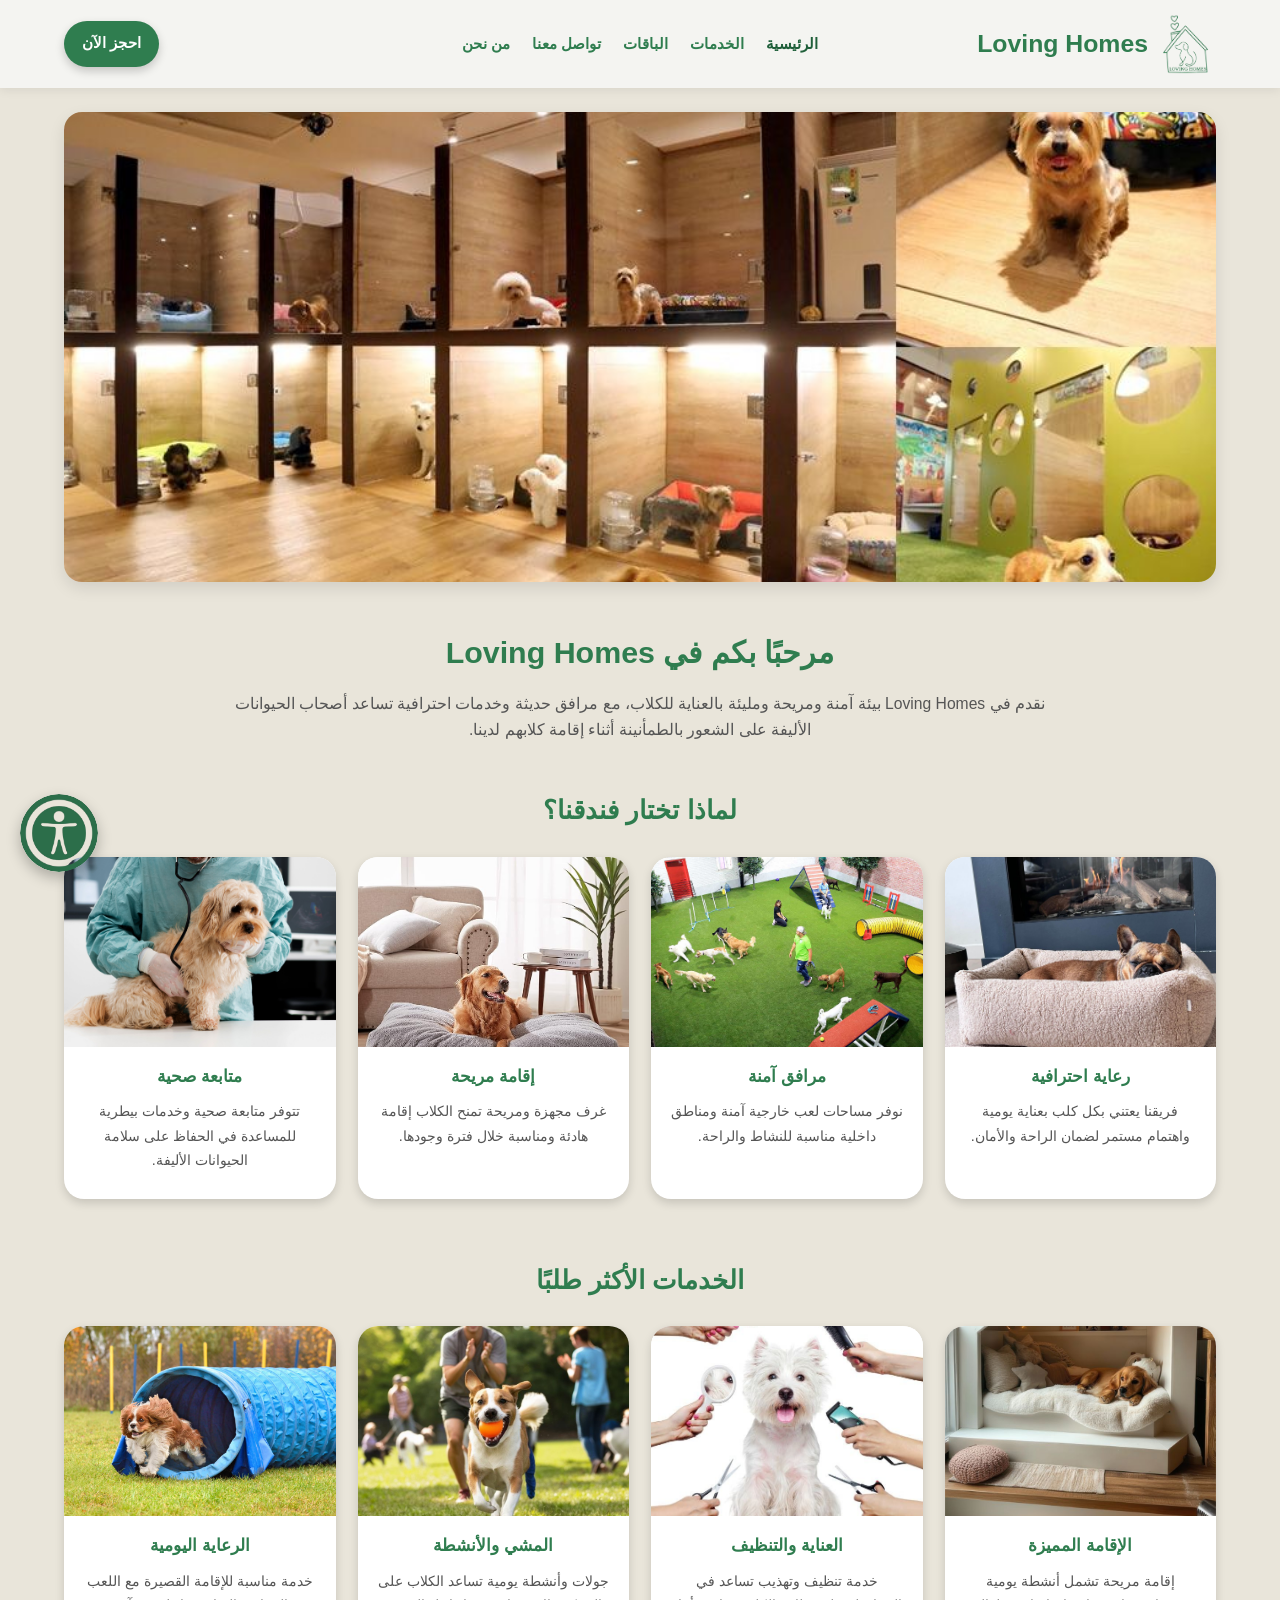
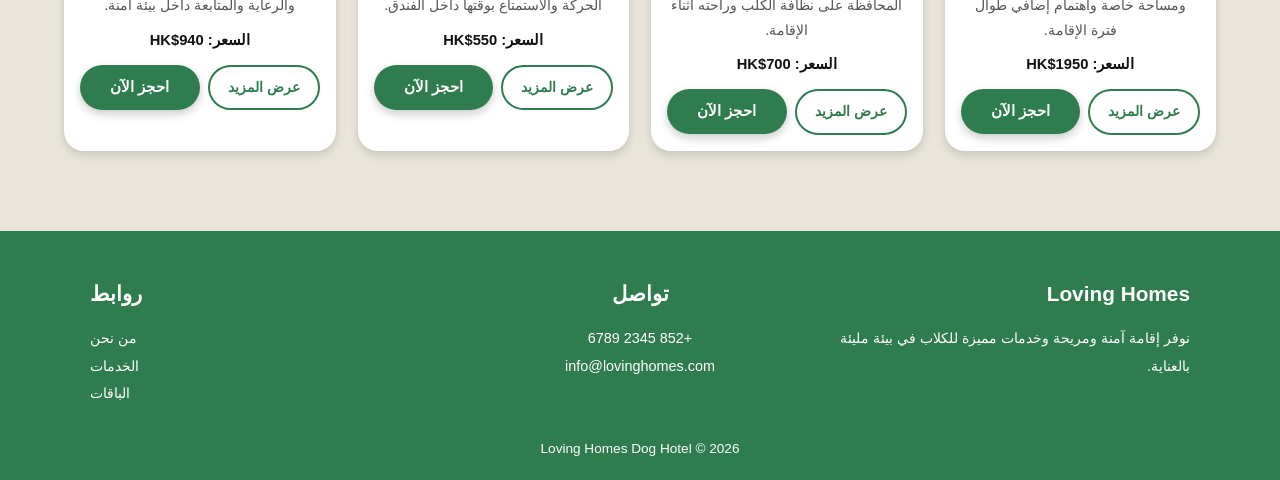
<file: index.html>
<!DOCTYPE html>
<html lang="ar" dir="rtl">
<head>
<meta charset="UTF-8">
<meta name="viewport" content="width=device-width, initial-scale=1.0">
<title>Loving Homes Dog Hotel | Safe Dog Boarding & Care</title>
<meta name="description" content="Loving Homes Dog Hotel يوفر إقامة آمنة ومريحة للكلاب مع رعاية يومية، تنظيف، وأنشطة ترفيهية في بيئة آمنة ومريحة للحيوانات الأليفة.">
<meta name="keywords" content="Dog hotel, dog boarding, dog daycare, dog grooming, pet hotel, dog care, Loving Homes, dog hotel Hong Kong">
<meta name="author" content="Loving Homes">
<meta name="robots" content="index, follow">
<link rel="stylesheet" href="style.css">
<meta name="google-site-verification" content="OWxXzN4qJN73E8qryCWWVTlOTEayF03tvvqb5jBXVS8" />
</head>
<body>
  <div id="navbar"></div>

  <main>
    <section class="banner-section">
      <div class="container">
        <img src="assets/Images/hero.jpg" alt="صورة رئيسية لفندق الكلاب" class="banner-image" />
      </div>
    </section>

    <section class="welcome-section">
      <div class="container">
        <h1>مرحبًا بكم في Loving Homes</h1>
        <p>
          نقدم في Loving Homes بيئة آمنة ومريحة ومليئة بالعناية للكلاب، مع مرافق حديثة
          وخدمات احترافية تساعد أصحاب الحيوانات الأليفة على الشعور بالطمأنينة أثناء إقامة كلابهم لدينا.
        </p>
      </div>
    </section>

    <section class="section-space">
      <div class="container">
        <h2 class="section-title">لماذا تختار فندقنا؟</h2>

        <div class="cards-grid">
          <article class="card">
            <img src="assets/Images/Floor heating.jpg" alt="رعاية احترافية" />
            <div class="card-content">
              <h3>رعاية احترافية</h3>
              <p>فريقنا يعتني بكل كلب بعناية يومية واهتمام مستمر لضمان الراحة والأمان.</p>
            </div>
          </article>

          <article class="card">
            <img src="assets/Images/safe facilities.jpg" alt="مرافق آمنة" />
            <div class="card-content">
              <h3>مرافق آمنة</h3>
              <p>نوفر مساحات لعب خارجية آمنة ومناطق داخلية مناسبة للنشاط والراحة.</p>
            </div>
          </article>

          <article class="card">
            <img src="assets/Images/comfortable stay.jpg" alt="إقامة مريحة" />
            <div class="card-content">
              <h3>إقامة مريحة</h3>
              <p>غرف مجهزة ومريحة تمنح الكلاب إقامة هادئة ومناسبة خلال فترة وجودها.</p>
            </div>
          </article>

          <article class="card">
            <img src="assets/Images/health follow-up.jpg" alt="متابعة صحية" />
            <div class="card-content">
              <h3>متابعة صحية</h3>
              <p>تتوفر متابعة صحية وخدمات بيطرية للمساعدة في الحفاظ على سلامة الحيوانات الأليفة.</p>
            </div>
          </article>
        </div>
      </div>
    </section>

    <section class="section-space">
      <div class="container">
        <h2 class="section-title">الخدمات الأكثر طلبًا</h2>

        <div class="cards-grid">
          <article class="card">
            <img src="assets/Images/Premium Accommodation.jpg" alt="الإقامة المميزة" />
            <div class="card-content">
              <h3>الإقامة المميزة</h3>
              <p>إقامة مريحة تشمل أنشطة يومية ومساحة خاصة واهتمام إضافي طوال فترة الإقامة.</p>
              <span class="price">السعر: HK$1950</span>
              <div class="card-buttons">
                <a href="services.html" class="btn-secondary">عرض المزيد</a>
                <a href="contact.html" class="btn-main">احجز الآن</a>
              </div>
            </div>
          </article>

          <article class="card">
            <img src="assets/Images/Care and cleaning.jpg" alt="العناية والتنظيف" />
            <div class="card-content">
              <h3>العناية والتنظيف</h3>
              <p>خدمة تنظيف وتهذيب تساعد في المحافظة على نظافة الكلب وراحته أثناء الإقامة.</p>
              <span class="price">السعر: HK$700</span>
              <div class="card-buttons">
                <a href="services.html" class="btn-secondary">عرض المزيد</a>
                <a href="contact.html" class="btn-main">احجز الآن</a>
              </div>
            </div>
          </article>

          <article class="card">
            <img src="assets/Images/Walking and activities.jpg" alt="المشي والأنشطة" />
            <div class="card-content">
              <h3>المشي والأنشطة</h3>
              <p>جولات وأنشطة يومية تساعد الكلاب على الحركة والاستمتاع بوقتها داخل الفندق.</p>
              <span class="price">السعر: HK$550</span>
              <div class="card-buttons">
                <a href="services.html" class="btn-secondary">عرض المزيد</a>
                <a href="contact.html" class="btn-main">احجز الآن</a>
              </div>
            </div>
          </article>

          <article class="card">
            <img src="assets/Images/Daily Care.jpg" alt="الرعاية اليومية" />
            <div class="card-content">
              <h3>الرعاية اليومية</h3>
              <p>خدمة مناسبة للإقامة القصيرة مع اللعب والرعاية والمتابعة داخل بيئة آمنة.</p>
              <span class="price">السعر: HK$940</span>
              <div class="card-buttons">
                <a href="services.html" class="btn-secondary">عرض المزيد</a>
                <a href="contact.html" class="btn-main">احجز الآن</a>
              </div>
            </div>
          </article>
        </div>
      </div>
    </section>
  </main>

  <div id="footer"></div>
  <script src="components.js"></script>
</body>
</html>
</file>
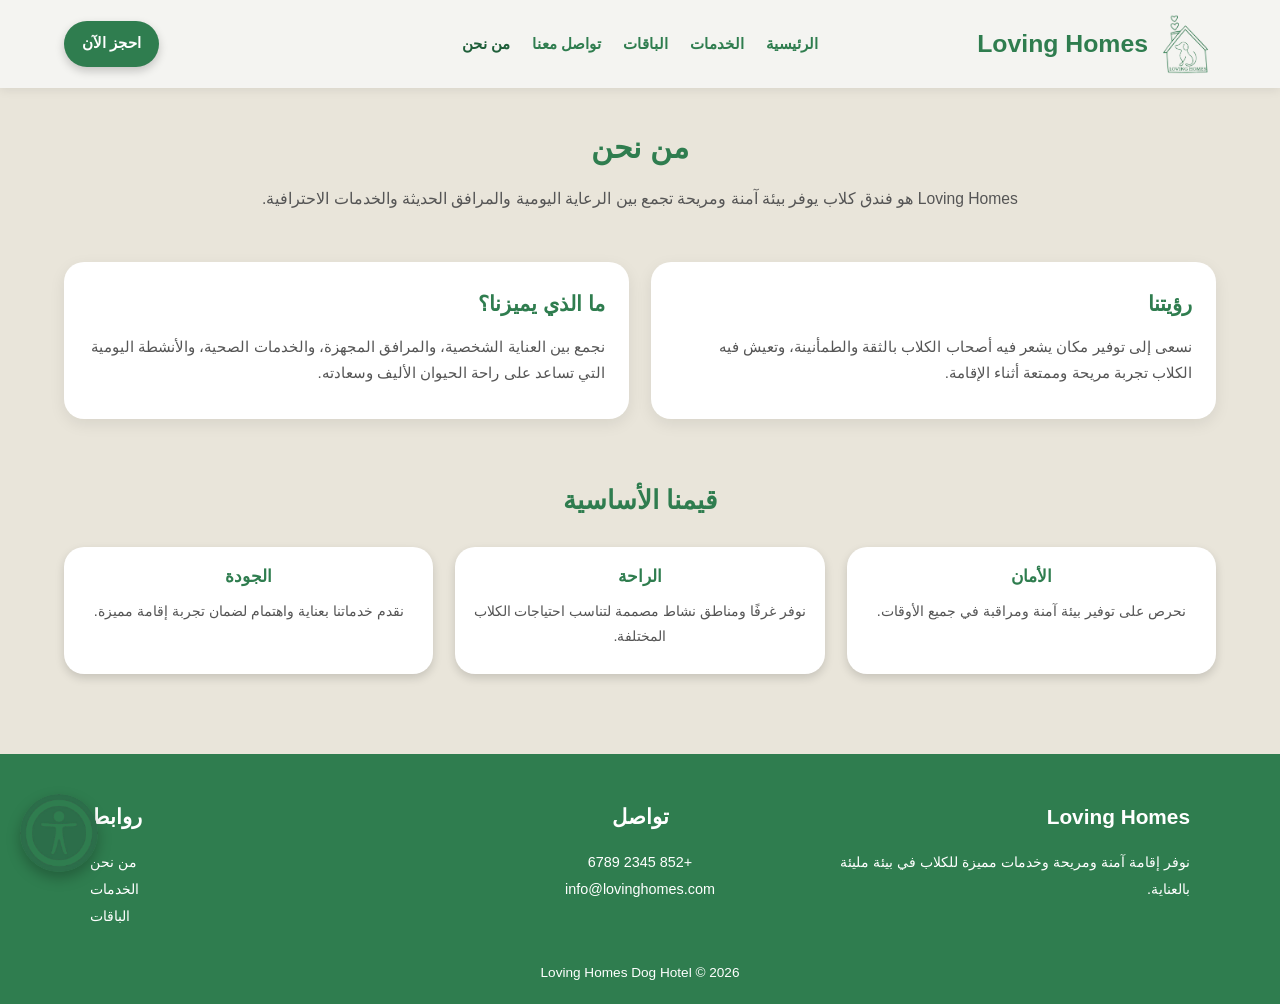
<file: about.html>
<!DOCTYPE html>
<html lang="ar" dir="rtl">
<head>
  <meta charset="UTF-8" />
  <meta name="viewport" content="width=device-width, initial-scale=1.0" />
  <meta name="description" content="تعرف على Loving Homes وخدماته المميزة للكلاب." />
  <title>Loving Homes | من نحن</title>
  <link rel="stylesheet" href="style.css" />
</head>
<body>
  <div id="navbar"></div>

  <main class="inner-page">
    <section class="page-hero">
      <div class="container">
        <h1>من نحن</h1>
        <p>
          Loving Homes هو فندق كلاب يوفر بيئة آمنة ومريحة تجمع بين الرعاية اليومية
          والمرافق الحديثة والخدمات الاحترافية.
        </p>
      </div>
    </section>

    <section class="section-space">
      <div class="container">
        <div class="two-column-layout">
          <div class="info-box">
            <h2>رؤيتنا</h2>
            <p>
              نسعى إلى توفير مكان يشعر فيه أصحاب الكلاب بالثقة والطمأنينة، وتعيش فيه الكلاب
              تجربة مريحة وممتعة أثناء الإقامة.
            </p>
          </div>

          <div class="info-box">
            <h2>ما الذي يميزنا؟</h2>
            <p>
              نجمع بين العناية الشخصية، والمرافق المجهزة، والخدمات الصحية، والأنشطة اليومية
              التي تساعد على راحة الحيوان الأليف وسعادته.
            </p>
          </div>
        </div>
      </div>
    </section>

    <section class="section-space">
      <div class="container">
        <h2 class="section-title">قيمنا الأساسية</h2>
        <div class="cards-grid cards-grid-3">
          <article class="card simple-card">
            <div class="card-content">
              <h3>الأمان</h3>
              <p>نحرص على توفير بيئة آمنة ومراقبة في جميع الأوقات.</p>
            </div>
          </article>

          <article class="card simple-card">
            <div class="card-content">
              <h3>الراحة</h3>
              <p>نوفر غرفًا ومناطق نشاط مصممة لتناسب احتياجات الكلاب المختلفة.</p>
            </div>
          </article>

          <article class="card simple-card">
            <div class="card-content">
              <h3>الجودة</h3>
              <p>نقدم خدماتنا بعناية واهتمام لضمان تجربة إقامة مميزة.</p>
            </div>
          </article>
        </div>
      </div>
    </section>
  </main>

  <div id="footer"></div>
  <script src="components.js"></script>
</body>
</html>
</file>
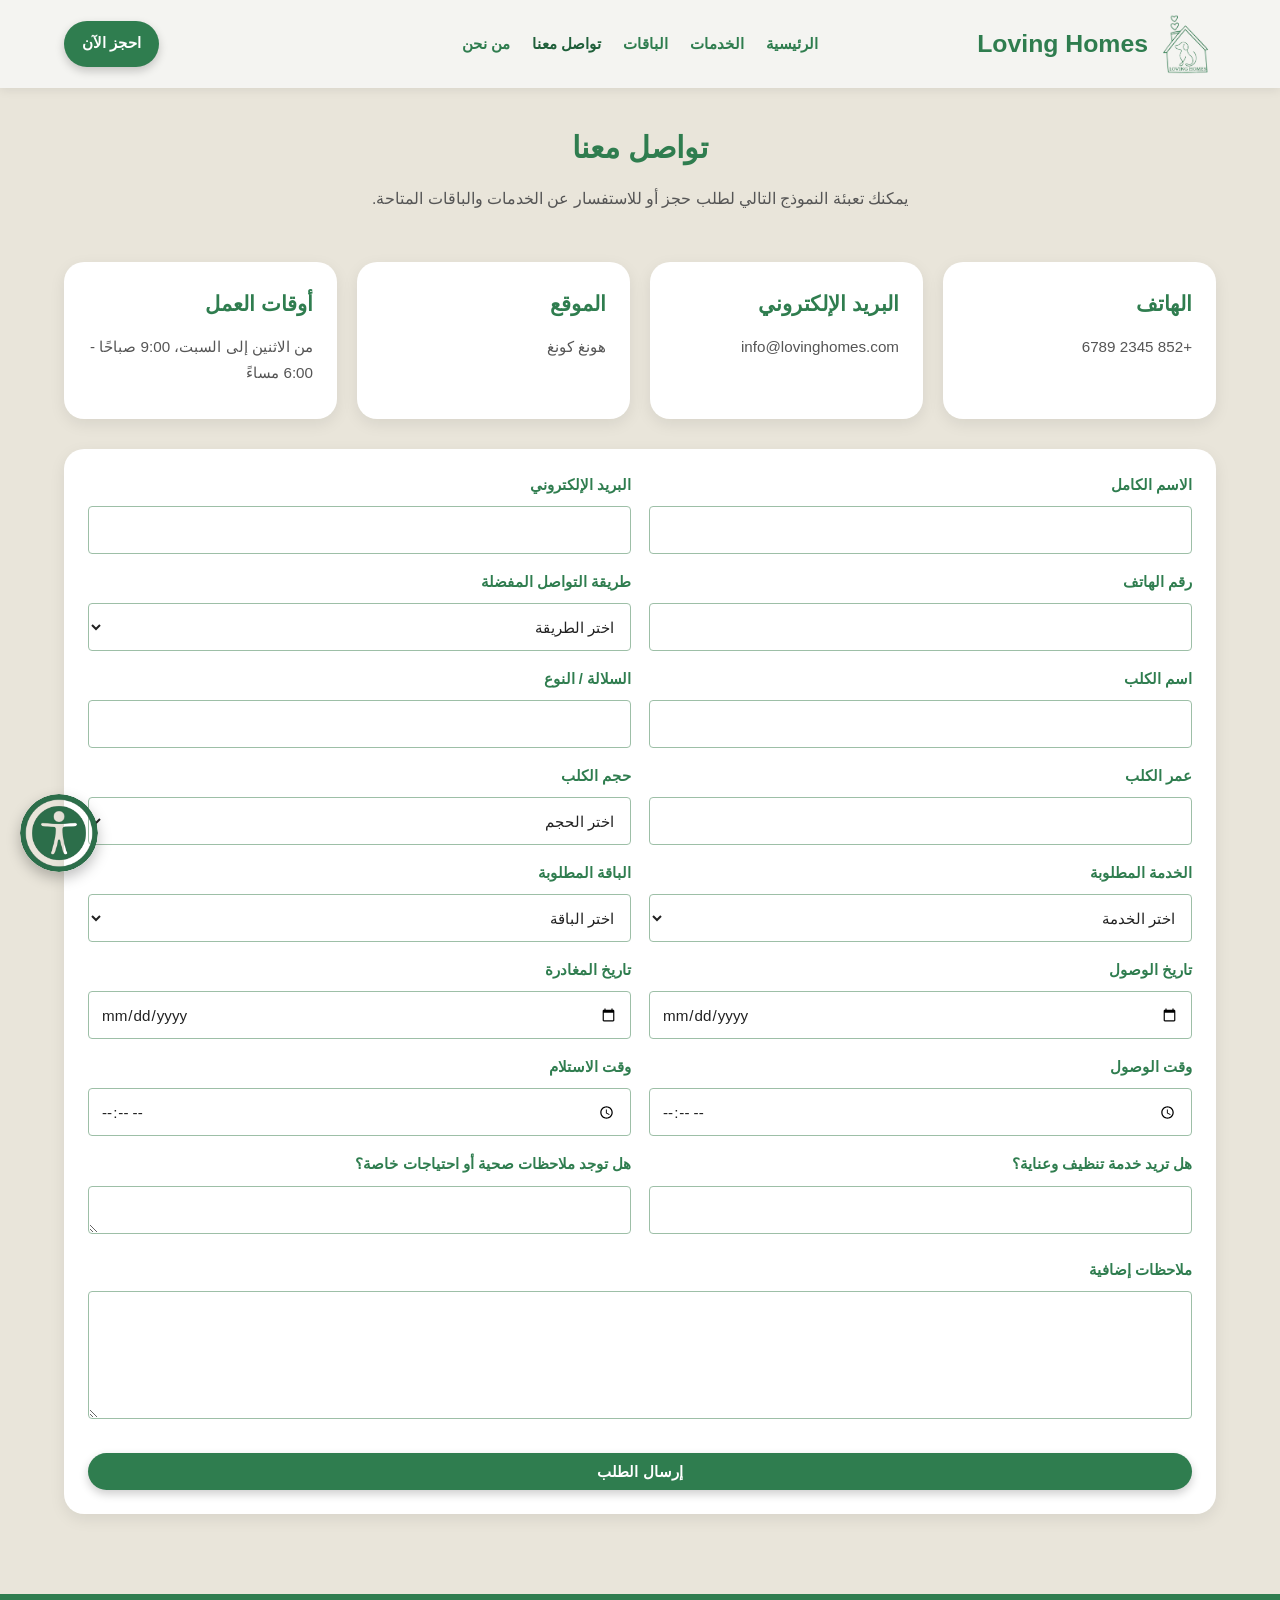
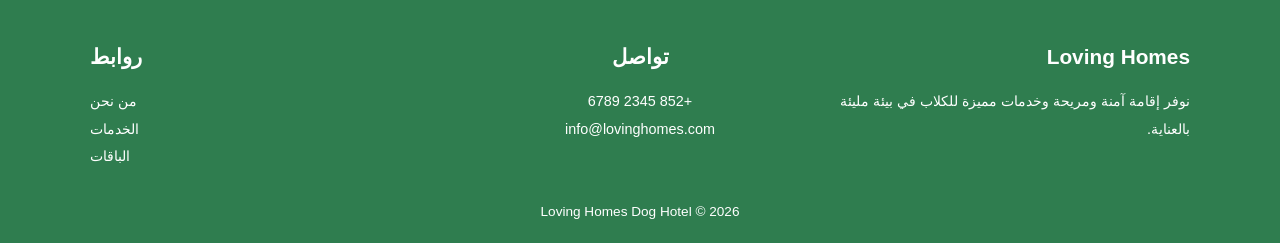
<file: contact.html>
<!DOCTYPE html>
<html lang="ar" dir="rtl">
<head>
  <meta charset="UTF-8" />
  <meta name="viewport" content="width=device-width, initial-scale=1.0" />
  <meta name="description" content="تواصل مع Loving Homes واحجز الخدمة المناسبة لكلبك." />
  <title>Loving Homes | تواصل معنا</title>
  <link rel="stylesheet" href="style.css" />
</head>
<body>
  <div id="navbar"></div>

  <main class="inner-page">
    <section class="page-hero">
      <div class="container">
        <h1>تواصل معنا</h1>
        <p>
          يمكنك تعبئة النموذج التالي لطلب حجز أو للاستفسار عن الخدمات والباقات المتاحة.
        </p>
      </div>
    </section>

    <section class="section-space">
      <div class="container">

        <div class="contact-info-grid">
          <div class="info-box">
            <h2>الهاتف</h2>
            <p>+852 2345 6789</p>
          </div>

          <div class="info-box">
            <h2>البريد الإلكتروني</h2>
            <p>info@lovinghomes.com</p>
          </div>

          <div class="info-box">
            <h2>الموقع</h2>
            <p>هونغ كونغ</p>
          </div>

          <div class="info-box">
            <h2>أوقات العمل</h2>
            <p>من الاثنين إلى السبت، 9:00 صباحًا - 6:00 مساءً</p>
          </div>
        </div>

        <form class="contact-form booking-form">
          <div class="form-row">
            <div class="form-group">
              <label for="name">الاسم الكامل</label>
              <input type="text" id="name" name="name" required />
            </div>

            <div class="form-group">
              <label for="email">البريد الإلكتروني</label>
              <input type="email" id="email" name="email" required />
            </div>
          </div>

          <div class="form-row">
            <div class="form-group">
              <label for="phone">رقم الهاتف</label>
              <input type="tel" id="phone" name="phone" required />
            </div>

            <div class="form-group">
              <label for="contactMethod">طريقة التواصل المفضلة</label>
              <select id="contactMethod" name="contactMethod" required>
                <option value="">اختر الطريقة</option>
                <option value="phone">هاتف</option>
                <option value="email">بريد إلكتروني</option>
                <option value="whatsapp">واتساب</option>
              </select>
            </div>
          </div>

          <div class="form-row">
            <div class="form-group">
              <label for="dogName">اسم الكلب</label>
              <input type="text" id="dogName" name="dogName" required />
            </div>

            <div class="form-group">
              <label for="breed">السلالة / النوع</label>
              <input type="text" id="breed" name="breed" required />
            </div>
          </div>

          <div class="form-row">
            <div class="form-group">
              <label for="age">عمر الكلب</label>
              <input type="number" id="age" name="age" min="0" required />
            </div>

            <div class="form-group">
              <label for="size">حجم الكلب</label>
              <select id="size" name="size" required>
                <option value="">اختر الحجم</option>
                <option value="small">صغير</option>
                <option value="medium">متوسط</option>
                <option value="large">كبير</option>
              </select>
            </div>
          </div>

          <div class="form-row">
            <div class="form-group">
              <label for="service">الخدمة المطلوبة</label>
              <select id="service" name="service" required>
                <option value="">اختر الخدمة</option>
                <option value="stay">إقامة</option>
                <option value="daycare">رعاية يومية</option>
                <option value="grooming">تنظيف وعناية</option>
                <option value="activities">أنشطة ومشي</option>
                <option value="custom">خدمة مخصصة</option>
              </select>
            </div>

            <div class="form-group">
              <label for="package">الباقة المطلوبة</label>
              <select id="package" name="package" required>
                <option value="">اختر الباقة</option>
                <option value="premium">الباقة المميزة</option>
                <option value="classic">الباقة الكلاسيكية</option>
                <option value="day">الباقة اليومية</option>
                <option value="custom">باقة مخصصة</option>
              </select>
            </div>
          </div>

          <div class="form-row">
            <div class="form-group">
              <label for="checkin">تاريخ الوصول</label>
              <input type="date" id="checkin" name="checkin" required />
            </div>

            <div class="form-group">
              <label for="checkout">تاريخ المغادرة</label>
              <input type="date" id="checkout" name="checkout" required />
            </div>
          </div>

          <div class="form-row">
            <div class="form-group">
              <label for="arrivalTime">وقت الوصول</label>
              <input type="time" id="arrivalTime" name="arrivalTime" required />
            </div>

            <div class="form-group">
              <label for="pickupTime">وقت الاستلام</label>
              <input type="time" id="pickupTime" name="pickupTime" required />
            </div>
          </div>

          <div class="form-row">
            <div class="form-group">
              <label for="grooming">هل تريد خدمة تنظيف وعناية؟</label>
              <input type="text" id="grooming" name="grooming" required />
            </div>

            <div class="form-group">
              <label for="medical">هل توجد ملاحظات صحية أو احتياجات خاصة؟</label>
              <textarea id="medical" name="medical" rows="1" required></textarea>
            </div>
          </div>

          <div class="form-group">
            <label for="message">ملاحظات إضافية</label>
            <textarea id="message" name="message" rows="6" required></textarea>
          </div>

          <button type="submit" class="btn-main form-btn">إرسال الطلب</button>
        </form>
      </div>
    </section>
  </main>

  <div id="footer"></div>
  <script src="components.js"></script>
</body>
</html>
</file>
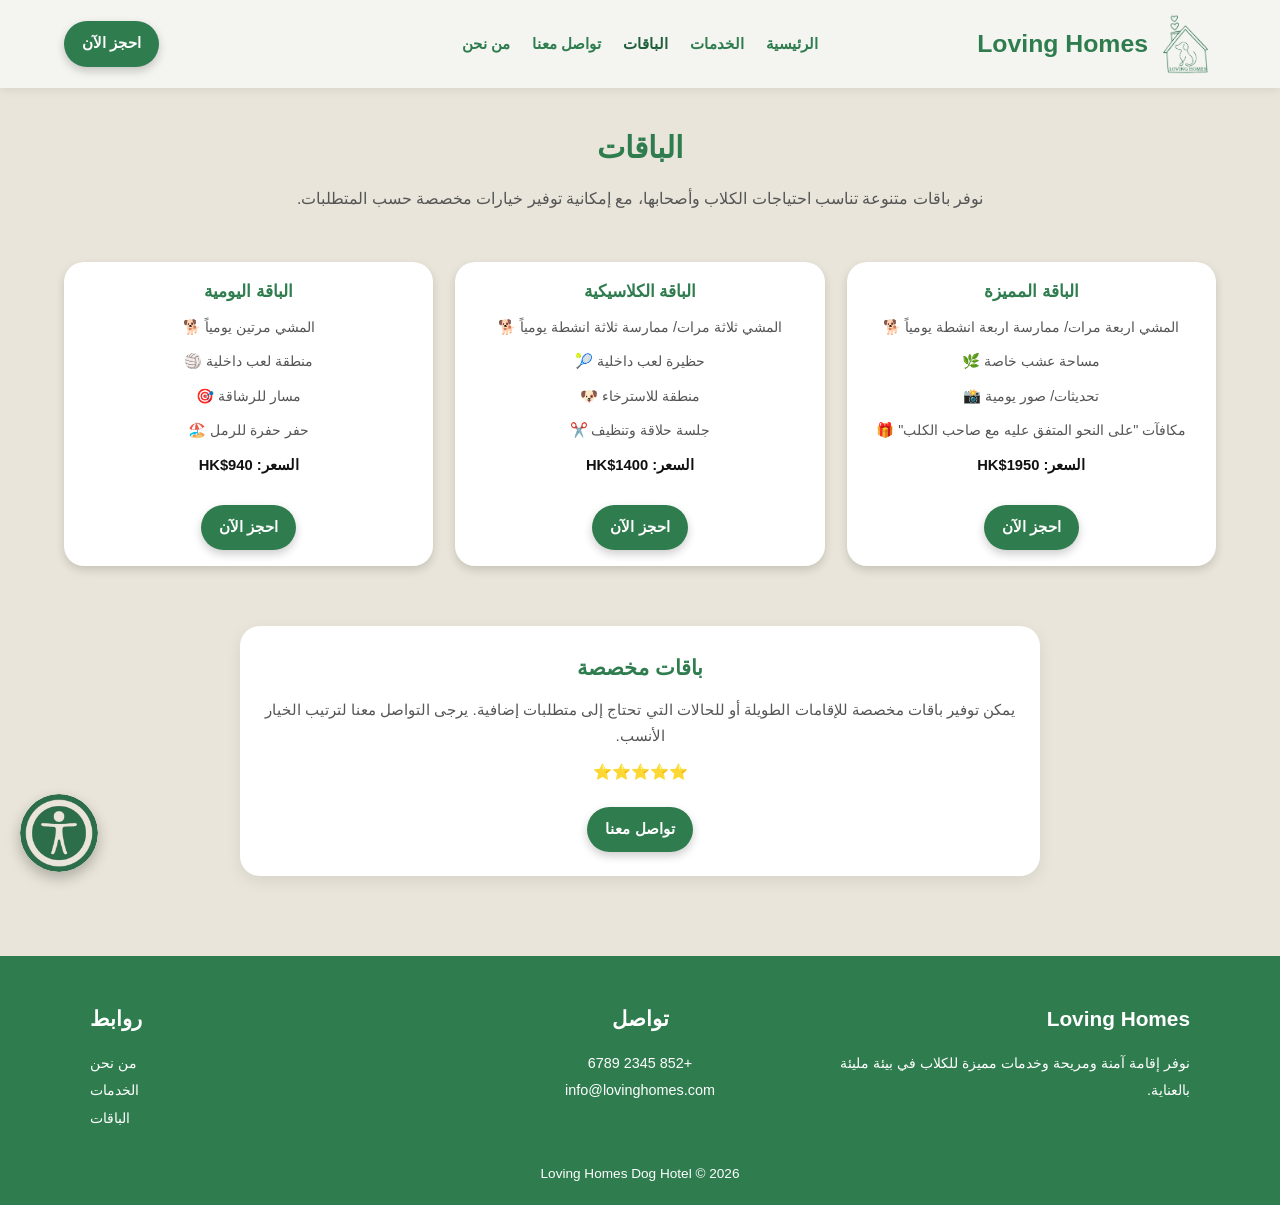
<file: packages.html>
<!doctype html>
<html lang="ar" dir="rtl">
  <head>
    <meta charset="UTF-8" />
    <meta name="viewport" content="width=device-width, initial-scale=1.0" />
    <meta name="description" content="استعرض باقات Loving Homes المختلفة." />
    <title>Loving Homes | الباقات</title>
    <link rel="stylesheet" href="style.css" />
  </head>
  <body>
    <div id="navbar"></div>

    <main class="inner-page">
      <section class="page-hero">
        <div class="container">
          <h1>الباقات</h1>
          <p>
            نوفر باقات متنوعة تناسب احتياجات الكلاب وأصحابها، مع إمكانية توفير
            خيارات مخصصة حسب المتطلبات.
          </p>
        </div>
      </section>

      <section class="section-space">
        <div class="container">
          <div class="cards-grid cards-grid-3">
            <article class="card simple-card">
              <div class="card-content">
                <h3>الباقة المميزة</h3>
                <p>المشي اربعة مرات/ ممارسة اربعة انشطة يومياً 🐕</p>
                <p>مساحة عشب خاصة 🌿</p>
                <p>تحديثات/ صور يومية 📸</p>
                <p>مكافآت "على النحو المتفق عليه مع صاحب الكلب" 🎁</p>
                <span class="price">السعر: HK$1950</span>
                <a href="contact.html" class="btn-main package-book-btn"
                  >احجز الآن</a
                >
              </div>
            </article>

            <article class="card simple-card">
              <div class="card-content">
                <h3>الباقة الكلاسيكية</h3>
                <p>المشي ثلاثة مرات/ ممارسة ثلاثة انشطة يومياً 🐕</p>
                <p>حظيرة لعب داخلية 🎾</p>
                <p>منطقة للاسترخاء 🐶</p>
                <p>جلسة حلاقة وتنظيف ✂️</p>
                <span class="price">السعر: HK$1400</span>
                <a href="contact.html" class="btn-main package-book-btn"
                  >احجز الآن</a
                >
              </div>
            </article>

            <article class="card simple-card">
              <div class="card-content">
                <h3>الباقة اليومية</h3>
                <p>المشي مرتين يومياً 🐕</p>
                <p>منطقة لعب داخلية 🏐</p>
                <p>مسار للرشاقة 🎯</p>
                <p>حفر حفرة للرمل 🏖️</p>
                <span class="price">السعر: HK$940</span>
                <a href="contact.html" class="btn-main package-book-btn"
                  >احجز الآن</a
                >
              </div>
            </article>
          </div>
        </div>
      </section>

      <section class="section-space">
        <div class="container">
          <div class="info-box center-box">
            <h2>باقات مخصصة</h2>
            <p>
              يمكن توفير باقات مخصصة للإقامات الطويلة أو للحالات التي تحتاج إلى
              متطلبات إضافية. يرجى التواصل معنا لترتيب الخيار الأنسب.
            </p>
            <p>⭐⭐⭐⭐⭐</p>
            <a href="contact.html" class="btn-main inline-btn">تواصل معنا</a>
          </div>
        </div>
      </section>
    </main>

    <div id="footer"></div>
    <script src="components.js"></script>
  </body>
</html>
</file>
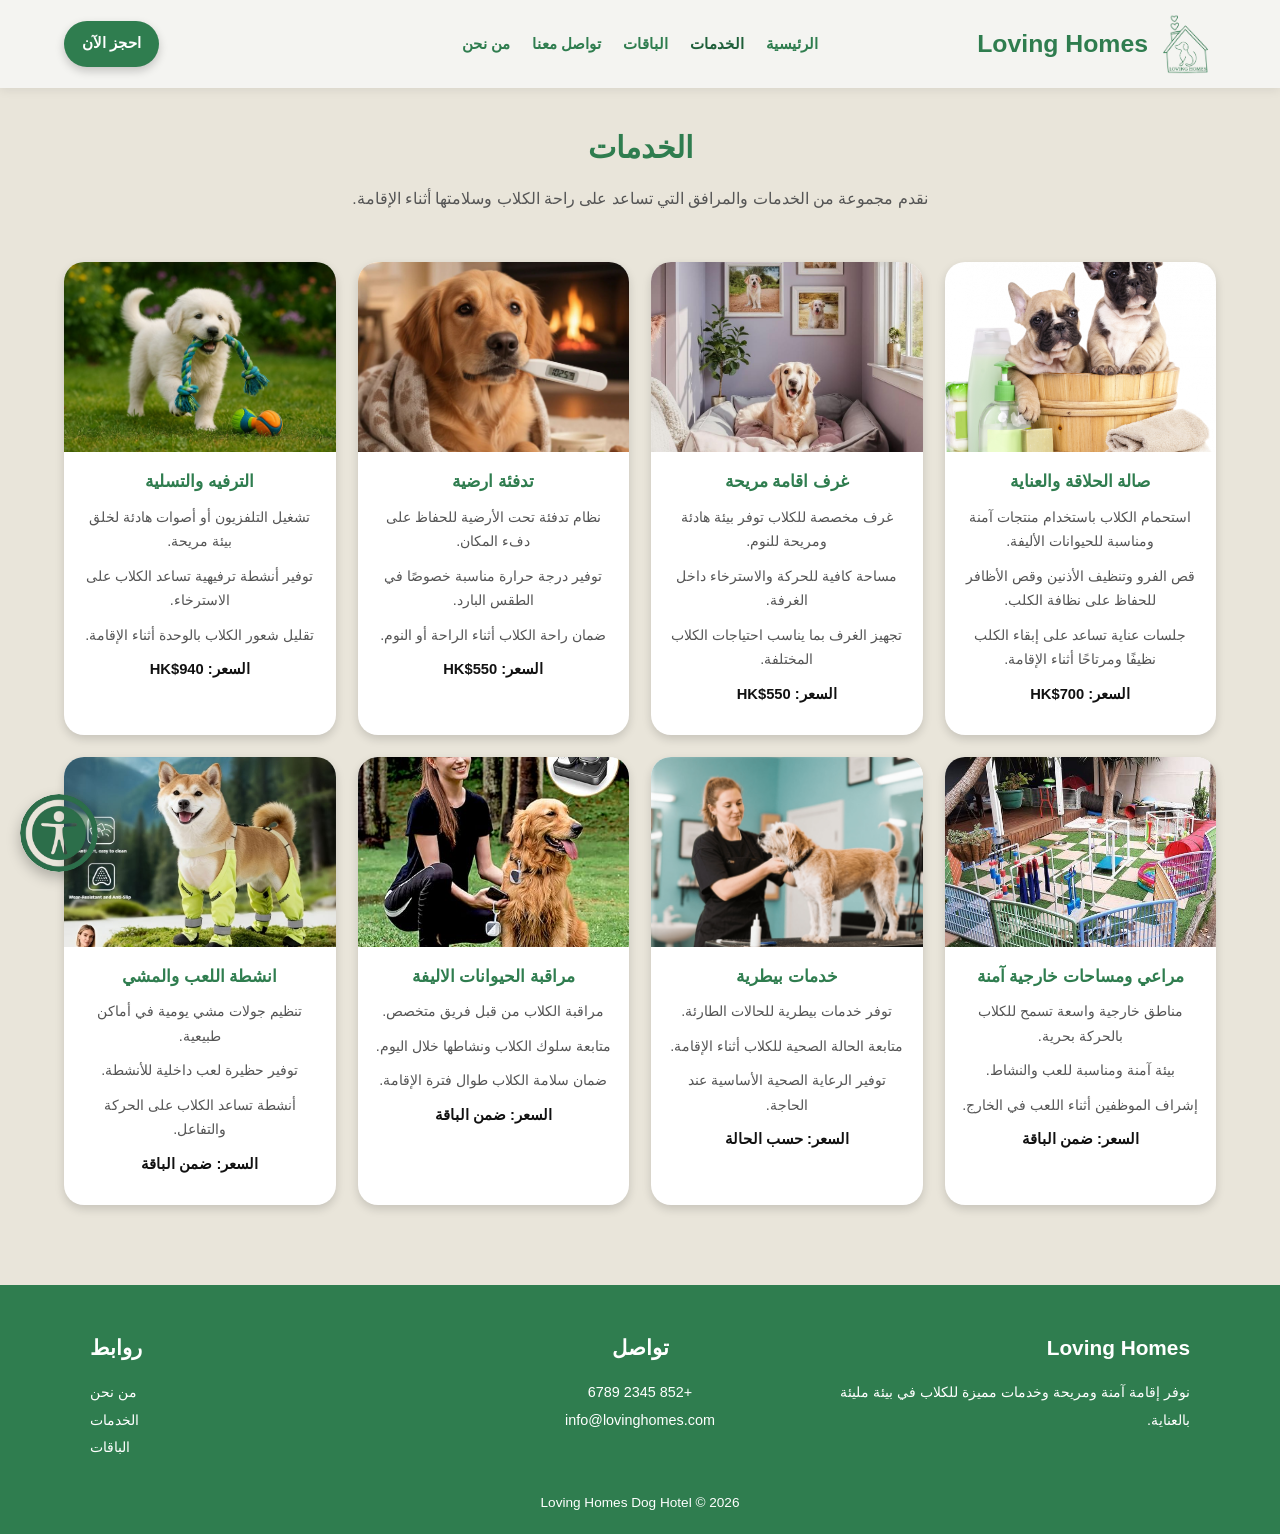
<file: services.html>
<!DOCTYPE html>
<html lang="ar" dir="rtl">
<head>
  <meta charset="UTF-8" />
  <meta name="viewport" content="width=device-width, initial-scale=1.0" />
  <meta name="description" content="استعرض خدمات Loving Homes ومرافقه الحديثة." />
  <title>Loving Homes | الخدمات</title>
  <link rel="stylesheet" href="style.css" />
</head>
<body>
  <div id="navbar"></div>

  <main class="inner-page">
    <section class="page-hero">
      <div class="container">
        <h1>الخدمات</h1>
        <p>
          نقدم مجموعة من الخدمات والمرافق التي تساعد على راحة الكلاب وسلامتها
          أثناء الإقامة.
        </p>
      </div>
    </section>

    <section class="section-space">
      <div class="container">
        <div class="cards-grid">
          <article class="card">
            <img src="assets/Images/Shaving and grooming.webp" alt="الحلاقة والعناية" />
            <div class="card-content">
              <h3>صالة الحلاقة والعناية</h3>
              <p>استحمام الكلاب باستخدام منتجات آمنة ومناسبة للحيوانات الأليفة.</p>
              <p>قص الفرو وتنظيف الأذنين وقص الأظافر للحفاظ على نظافة الكلب.</p>
              <p>جلسات عناية تساعد على إبقاء الكلب نظيفًا ومرتاحًا أثناء الإقامة.</p>
              <span class="price">السعر: HK$700</span>
            </div>
          </article>

          <article class="card">
            <img src="assets/Images/Comfortable accommodation rooms.jpg" alt="غرف اقامة مريحة" />
            <div class="card-content">
              <h3>غرف اقامة مريحة</h3>
              <p>غرف مخصصة للكلاب توفر بيئة هادئة ومريحة للنوم.</p>
              <p>مساحة كافية للحركة والاسترخاء داخل الغرفة.</p>
              <p>تجهيز الغرف بما يناسب احتياجات الكلاب المختلفة.</p>
              <span class="price">السعر: HK$550</span>
            </div>
          </article>

          <article class="card">
            <img src="assets/Images/Veterinary services.jpg" alt="تدفئة ارضية" />
            <div class="card-content">
              <h3>تدفئة ارضية</h3>
              <p>نظام تدفئة تحت الأرضية للحفاظ على دفء المكان.</p>
              <p>توفير درجة حرارة مناسبة خصوصًا في الطقس البارد.</p>
              <p>ضمان راحة الكلاب أثناء الراحة أو النوم.</p>
              <span class="price">السعر: HK$550</span>
            </div>
          </article>

          <article class="card">
            <img src="assets/Images/Entertainment and entertainment.jpg" alt="الترفيه والتسلية" />
            <div class="card-content">
              <h3>الترفيه والتسلية</h3>
              <p>تشغيل التلفزيون أو أصوات هادئة لخلق بيئة مريحة.</p>
              <p>توفير أنشطة ترفيهية تساعد الكلاب على الاسترخاء.</p>
              <p>تقليل شعور الكلاب بالوحدة أثناء الإقامة.</p>
              <span class="price">السعر: HK$940</span>
            </div>
          </article>

          <article class="card">
            <img src="assets/Images/Safe pastures and outdoor spaces.jpg" alt="مراعي ومساحات خارجية آمنة" />
            <div class="card-content">
              <h3>مراعي ومساحات خارجية آمنة</h3>
              <p>مناطق خارجية واسعة تسمح للكلاب بالحركة بحرية.</p>
              <p>بيئة آمنة ومناسبة للعب والنشاط.</p>
              <p>إشراف الموظفين أثناء اللعب في الخارج.</p>
              <span class="price">السعر: ضمن الباقة</span>
            </div>
          </article>

          <article class="card">
            <img src="assets/Images/Professional care.png" alt="خدمات بيطرية" />
            <div class="card-content">
              <h3>خدمات بيطرية</h3>
              <p>توفر خدمات بيطرية للحالات الطارئة.</p>
              <p>متابعة الحالة الصحية للكلاب أثناء الإقامة.</p>
              <p>توفير الرعاية الصحية الأساسية عند الحاجة.</p>
              <span class="price">السعر: حسب الحالة</span>
            </div>
          </article>

          <article class="card">
            <img src="assets/Images/Pet monitoring.jpg" alt="مراقبة الحيوانات الاليفة" />
            <div class="card-content">
              <h3>مراقبة الحيوانات الاليفة</h3>
              <p>مراقبة الكلاب من قبل فريق متخصص.</p>
              <p>متابعة سلوك الكلاب ونشاطها خلال اليوم.</p>
              <p>ضمان سلامة الكلاب طوال فترة الإقامة.</p>
              <span class="price">السعر: ضمن الباقة</span>
            </div>
          </article>

          <article class="card">
            <img src="assets/Images/Play and walking activities.jpg" alt="انشطة اللعب والمشي" />
            <div class="card-content">
              <h3>انشطة اللعب والمشي</h3>
              <p>تنظيم جولات مشي يومية في أماكن طبيعية.</p>
              <p>توفير حظيرة لعب داخلية للأنشطة.</p>
              <p>أنشطة تساعد الكلاب على الحركة والتفاعل.</p>
              <span class="price">السعر: ضمن الباقة</span>
            </div>
          </article>
        </div>
      </div>
    </section>
  </main>

  <div id="footer"></div>
  <script src="components.js"></script>
</body>
</html>
</file>
<file: style.css>
* {
  margin: 0;
  padding: 0;
  box-sizing: border-box;
  font-family: "Tahoma", Arial, sans-serif;
}

body {
  background-color: #e9e5da;
  color: #222;
  line-height: 1.7;
  padding-top: 82px;
}

.logo{
display:flex;
align-items:center;
gap:8px;
text-decoration:none;
font-weight:bold;
}

.logo img{
height:60px;
width:auto;
}

a {
  color: inherit;
  text-decoration: none;
}

img {
  display: block;
  max-width: 100%;
}

ul {
  list-style: none;
}

.container {
  width: 90%;
  max-width: 1200px;
  margin: auto;
}

.site-header {
  position: fixed;
  top: 0;
  right: 0;
  left: 0;
  z-index: 2000;
  background-color: #f4f4f1;
  box-shadow: 0 2px 10px rgba(0, 0, 0, 0.08);
}

.nav-wrapper {
  display: grid;
  grid-template-columns: 1fr 2fr 1fr;
  align-items: center;
  gap: 20px;
  padding: 14px 0;
}

.nav-right {
  justify-self: start;
}

.nav-left {
  justify-self: end;
}

.logo {
  font-size: 1.55rem;
  font-weight: 700;
  color: #2f7d4f;
}

.main-nav ul {
  display: flex;
  justify-content: center;
  align-items: center;
  gap: 22px;
}

.main-nav a {
  color: #2f7d4f;
  font-size: 0.95rem;
  font-weight: 700;
  transition: 0.3s;
}

.main-nav a:hover,
.main-nav a.active {
  color: #1f5f3a;
}

.btn-main,
.btn-secondary {
  display: inline-block;
  text-align: center;
  transition: 0.3s;
  font-weight: 700;
}

.btn-main {
  box-shadow: 0 4px 10px rgba(0,0,0,0.2);
  background-color: #2f7d4f;
  color: #fff;
  padding: 10px 18px;
  border: none;
  border-radius: 30px;
  font-size: 0.92rem;
  cursor: pointer;
}

.btn-main:hover {
  background-color: #25663f;
  box-shadow: 0 4px 10px rgba(0,0,0,0.2);
}

.btn-secondary {
  background-color: transparent;
  color: #2f7d4f;
  padding: 9px 12px;
  border: 2px solid #2f7d4f;
  border-radius: 25px;
  font-size: 0.88rem;
}

.btn-secondary:hover {
  background-color: #2f7d4f;
  color: #fff;
}

.menu-toggle {
  display: none;
  justify-self: center;
  background: none;
  border: none;
  color: #2f7d4f;
  font-size: 1.6rem;
  cursor: pointer;
}

.banner-section {
  padding: 30px 0 15px;
}

.banner-image {
  width: 100%;
  height: 470px;
  object-fit: cover;
  border-radius: 18px;
  box-shadow: 0 6px 16px rgba(0, 0, 0, 0.1);
}

.welcome-section {
  padding: 30px 0 15px;
  text-align: center;
}

.welcome-section h1,
.page-hero h1 {
  margin-bottom: 12px;
  color: #2f7d4f;
  font-size: 1.9rem;
}

.welcome-section p,
.page-hero p {
  max-width: 850px;
  margin: auto;
  color: #555;
  font-size: 0.98rem;
}

.section-space {
  padding: 30px 0;
}

.section-title {
  margin-bottom: 24px;
  color: #2f7d4f;
  text-align: center;
  font-size: 1.6rem;
}

.cards-grid,
.cards-grid-3,
.two-column-layout,
.contact-layout,
.contact-info-grid,
.form-row,
.footer-inner {
  display: grid;
}

.cards-grid {
  grid-template-columns: repeat(4, 1fr);
  gap: 22px;
}

.cards-grid-3 {
  grid-template-columns: repeat(3, 1fr);
}

.card,
.info-box,
.contact-form {
  background-color: #fff;
  border-radius: 20px;
  box-shadow: 0 5px 16px rgba(0, 0, 0, 0.08);
}

.card {
  overflow: hidden;
  transition: 0.3s;
  box-shadow: 0 4px 10px rgba(0,0,0,0.15);
  transition: 0.3s;
  text-align:center;
}

.card:hover {
  transform: translateY(-3px);
  box-shadow: 0 6px 15px rgba(0,0,0,0.2);
}

.card img {
  width: 100%;
  height: 190px;
  object-fit: cover;
}

.simple-card img {
  display: none;
}

.card-content {
  padding: 16px;
}

.card-content h3 {
  margin-bottom: 8px;
  color: #2f7d4f;
  font-size: 1.05rem;
}

.card-content p {
  margin-bottom: 10px;
  color: #555;
  font-size: 0.9rem;
}

.price {
  display: block;
  margin-bottom: 12px;
  color: #111;
  font-size: 0.92rem;
  font-weight: 700;
}

.card-buttons {
  display: flex;
  align-items: center;
  gap: 8px;
}

.card-buttons a {
  flex: 1;
}

.package-book-btn{
display:inline-block;
margin:15px auto 0 auto;
text-align:center;
}

.inner-page {
  min-height: 60vh;
}

.page-hero {
  padding: 40px 0 20px;
  text-align: center;
}

.two-column-layout,
.contact-layout {
  grid-template-columns: repeat(2, 1fr);
  gap: 22px;
}

.info-box {
  padding: 24px;
}

.info-box h2 {
  margin-bottom: 12px;
  color: #2f7d4f;
  font-size: 1.3rem;
}

.info-box p {
  margin-bottom: 10px;
  color: #555;
  font-size: 0.95rem;
}

.center-box {
  max-width: 800px;
  margin: auto;
  text-align: center;
}

.inline-btn {
  margin-top: 12px;
}

.contact-info-grid {
  grid-template-columns: repeat(4, 1fr);
  gap: 20px;
  margin-bottom: 30px;
}

.contact-form {
  padding: 24px;
}

.booking-form {
  width: 100%;
}

.form-row {
  grid-template-columns: repeat(2, 1fr);
  gap: 18px;
  align-items: start;
}

.form-group {
  margin-bottom: 16px;
}

.form-group label {
  display: block;
  margin-bottom: 8px;
  color: #2f7d4f;
  font-size: 0.92rem;
  font-weight: 700;
}

.form-group input,
.form-group textarea,
.form-group select {
  width: 100%;
  min-height: 48px;
  padding: 12px;
  background-color: #fff;
  border: 1px solid #9dbfa7;
  border-radius: 4px;
  color: #222;
  font-size: 0.95rem;
  font-family: "Tahoma", Arial, sans-serif;
  outline: none;
}

.form-group textarea {
  resize: vertical;
}

.form-group input:focus,
.form-group textarea:focus,
.form-group select:focus {
  border-color: #2f7d4f;
}

.form-btn {
  width: 100%;
  margin-top: 10px;
}

.site-footer {
  margin-top: 50px;
  padding: 45px 0 20px;
  background-color: #2f7d4f;
  color: #fff;
}

.footer-inner,
.footer-bottom {
  width: 90%;
  max-width: 1100px;
  margin: auto;
}

.footer-inner {
  grid-template-columns: repeat(3, 1fr);
  gap: 24px;
  align-items: start;
}

.footer-column {
  min-width: 0;
}

.footer-column:nth-child(1) {
  text-align: right;
}

.footer-column:nth-child(2) {
  text-align: center;
}

.footer-column:nth-child(3) {
  text-align: left;
}

.footer-column h3 {
  margin-bottom: 14px;
  color: #fff;
  font-size: 1.3rem;
  font-weight: 600;
}

.footer-column p,
.footer-column a,
.footer-column li,
.footer-bottom p {
  color: #fff;
  font-size: 0.9rem;
  font-weight: 400;
}

.footer-column p,
.footer-column a,
.footer-column li {
  line-height: 1.9;
}

.footer-column ul,
.footer-bottom p {
  margin: 0;
  padding: 0;
}

.footer-column a:hover {
  color: #e6f2ea;
}

.footer-bottom {
  margin: 30px auto 0;
  text-align: center;
}

.footer-bottom p {
  font-size: 0.85rem;
}

#accessibility-widget {
  position: fixed;
  bottom: 20px;
  left: 20px;
  z-index: 3000;
}

#accessibility-toggle {
  width: 78px;
  height: 78px;
  padding: 0;
  background: transparent;
  border: none;
  border-radius: 50%;
  box-shadow: 0 6px 14px rgba(0,0,0,0.25);
  cursor: pointer;
  overflow: hidden;
}

#accessibility-toggle img {
  width: 100%;
  height: 100%;
  object-fit: cover;
}

#accessibility-panel {
  display: flex;
  flex-direction: column;
  gap: 8px;
  margin-top: 10px;
  padding: 10px;
  background: #fff;
  border: 1px solid #9dbfa7;
  border-radius: 30px;
}

#accessibility-panel.hidden {
  display: none;
}

#accessibility-panel button {
  padding: 8px 10px;
  background-color: #2f7d4f;
  color: #fff;
  border: none;
  border-radius: 30px;
  font-size: 0.9rem;
  cursor: pointer;
}

@media (max-width: 992px) {
  .cards-grid,
  .cards-grid-3,
  .two-column-layout,
  .contact-layout,
  .contact-info-grid {
    grid-template-columns: repeat(2, 1fr);
  }

  .nav-wrapper {
    grid-template-columns: 1fr;
    text-align: center;
  }

  .nav-right,
  .nav-left {
    justify-self: center;
  }

  .main-nav ul {
    flex-wrap: wrap;
  }
}

@media (max-width: 768px) {
  .nav-wrapper {
    grid-template-columns: 1fr auto;
    gap: 10px;
  }

  .nav-right {
    justify-self: start;
  }

  .nav-left {
    display: none;
  }

  .menu-toggle {
    display: block;
    justify-self: end;
  }

  .main-nav {
    display: none;
    grid-column: 1 / -1;
    width: 100%;
  }

  .main-nav.show {
    display: block;
  }

  .main-nav ul {
    flex-direction: column;
    align-items: center;
    gap: 14px;
    padding: 12px 0 4px;
  }

  .footer-inner,
  .contact-info-grid,
  .form-row,
  .two-column-layout,
  .contact-layout {
    grid-template-columns: 1fr;
    gap: 20px;
    text-align: center;
  }

  .footer-column:nth-child(1),
  .footer-column:nth-child(2),
  .footer-column:nth-child(3) {
    text-align: center;
  }
}

@media (max-width: 600px) {
  .cards-grid,
  .cards-grid-3 {
    grid-template-columns: 1fr;
  }

  .banner-image {
    height: 280px;
  }

  .welcome-section h1,
  .page-hero h1 {
    font-size: 1.6rem;
  }

  .card-buttons {
    flex-direction: row;
  }

  .btn-main,
  .btn-secondary {
    padding: 9px 10px;
    font-size: 0.85rem;
  }
}
</file>
